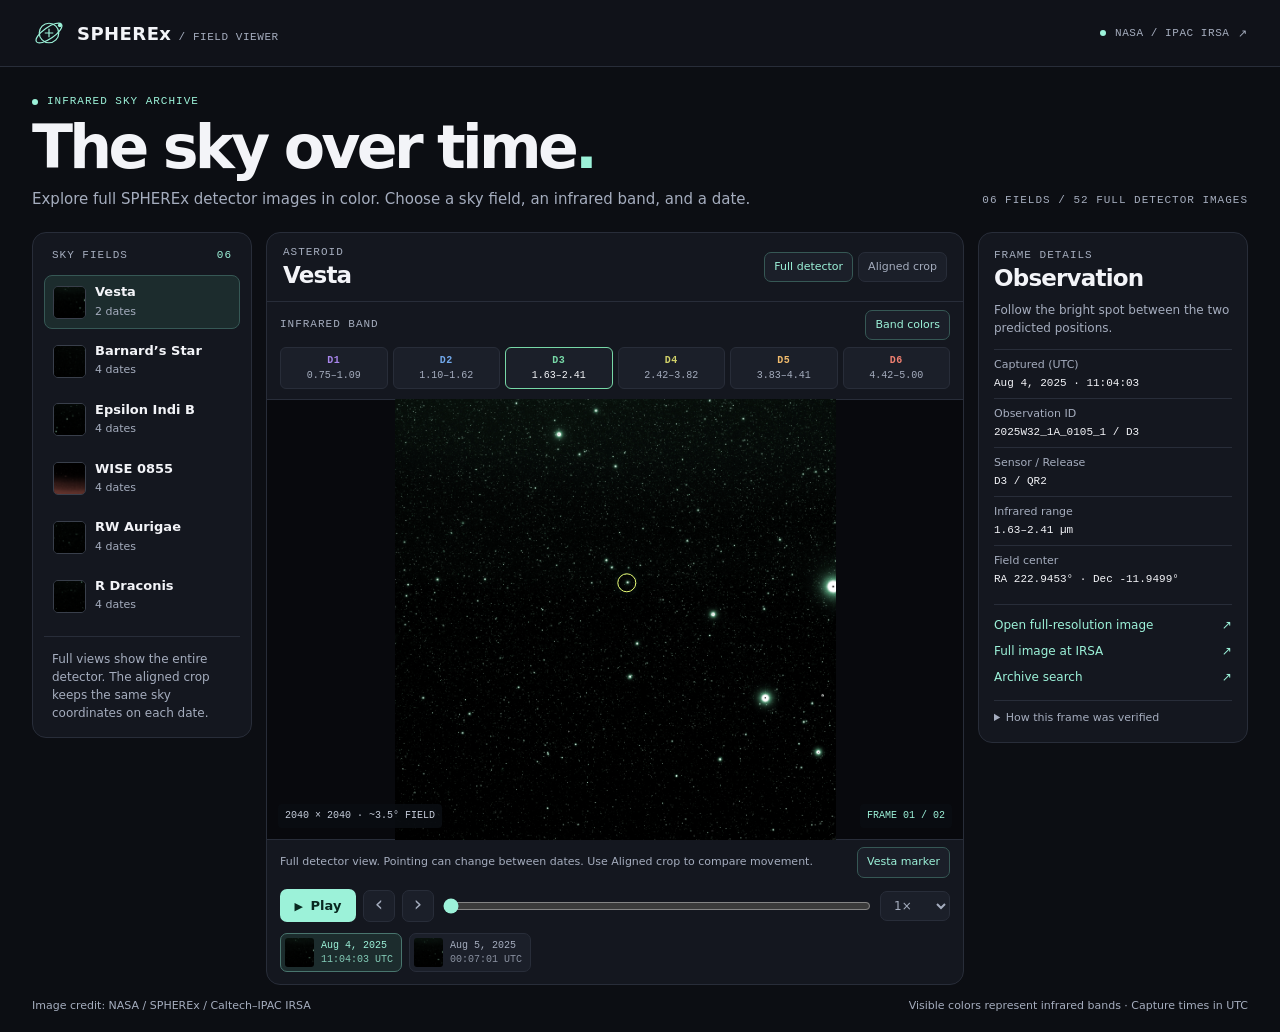
<file: outputs/spherex-viewer/index.html>
<!doctype html>
<html lang="en">
<head>
  <meta charset="utf-8">
  <meta name="viewport" content="width=device-width, initial-scale=1">
  <meta name="description" content="Browse real NASA SPHEREx observations in a local sky image viewer.">
  <title>SPHEREx Field Viewer</title>
  <link rel="stylesheet" href="viewer.css?v=2">
  <script src="data/collection.js" defer></script>
  <script src="data/detectors.js" defer></script>
  <script src="viewer.js?v=2" defer></script>
</head>
<body>
  <header class="masthead">
    <div class="mast-inner">
      <div class="brand">
        <svg viewBox="0 0 40 40" width="34" height="34" fill="none" aria-hidden="true">
          <circle cx="20" cy="20" r="11.5" stroke="currentColor" stroke-width="1.4"/>
          <ellipse cx="20" cy="20" rx="18" ry="6.6" transform="rotate(-35 20 20)" stroke="currentColor" stroke-width="1.4"/>
          <circle cx="32.8" cy="10.9" r="2.3" fill="currentColor"/>
          <path d="M20 15v10m-5-5h10" stroke="currentColor" stroke-width="1.4"/>
        </svg>
        <div><strong>SPHEREx</strong><span> / FIELD VIEWER</span></div>
      </div>
      <a class="source-tag" href="https://irsa.ipac.caltech.edu/Missions/spherex.html" target="_blank" rel="noreferrer">
        <span class="status-dot"></span> NASA / IPAC IRSA <span aria-hidden="true">↗</span>
      </a>
    </div>
  </header>
  <main class="shell">
    <section class="intro" aria-labelledby="page-title">
      <div class="eyebrow"><span></span> INFRARED SKY ARCHIVE</div>
      <h1 id="page-title">The sky over time<span>.</span></h1>
      <p>Explore full SPHEREx detector images in color. Choose a sky field, an infrared band, and a date.</p>
      <p class="inventory" id="inventory"></p>
    </section>
    <p id="load-error" class="load-error" hidden>The image library couldn’t be loaded. Keep the <code>data</code> folder beside this page and reopen it.</p>
    <noscript><p class="load-error">Turn on JavaScript in your browser to use the image viewer.</p></noscript>
    <div class="workspace" id="workspace" hidden>
      <nav class="library panel" aria-label="Sky fields">
        <div class="section-label">SKY FIELDS <span id="field-count"></span></div>
        <div class="fields" id="fields"></div>
        <div class="library-footer">Full views show the entire detector. The aligned crop keeps the same sky coordinates on each date.</div>
      </nav>

      <section class="viewer panel" aria-labelledby="field-name">
        <div class="viewer-heading">
          <div><div class="section-label" id="field-category"></div><h2 id="field-name"></h2></div>
          <div class="view-toggles">
            <button type="button" class="minor" id="full-view" aria-pressed="true">Full detector</button>
            <button type="button" class="minor" id="aligned-view" aria-pressed="false">Aligned crop</button>
          </div>
        </div>
        <div class="band-toolbar" id="band-toolbar">
          <div class="band-header">
            <span class="section-label">INFRARED BAND</span>
            <button type="button" class="minor" id="color-toggle" aria-pressed="true">Band colors</button>
          </div>
          <div class="bands" id="bands" aria-label="Choose a detector"></div>
        </div>
        <div class="sky">
          <div class="sky-frame">
            <img id="sky-image" alt="">
            <div id="marker" class="marker" aria-hidden="true" hidden></div>
          </div>
          <div class="sky-label sky-north" id="sky-north" aria-hidden="true" hidden>↑ N<br>← E</div>
          <div class="sky-label sky-scale" id="sky-width"></div>
          <div class="sky-label sky-id" id="sky-frame-number"></div>
        </div>
        <div class="view-note">
          <p id="view-note"></p>
          <button type="button" class="minor" id="marker-toggle" aria-pressed="true">Vesta marker</button>
        </div>
        <div class="transport">
          <button type="button" id="play" class="play" aria-pressed="false"><span aria-hidden="true">▶</span> Play</button>
          <button type="button" id="prev" class="square" aria-label="Previous frame" title="Previous frame">‹</button>
          <button type="button" id="next" class="square" aria-label="Next frame" title="Next frame">›</button>
          <input type="range" id="timeline" aria-label="Frame number" min="0" step="1" value="0">
          <select id="speed" aria-label="Playback speed" title="Playback speed">
            <option value="1600">0.5×</option><option value="800" selected>1×</option><option value="400">2×</option>
          </select>
        </div>
        <div class="filmstrip" id="filmstrip" aria-label="Select an observation"></div>
      </section>

      <aside class="details panel" aria-labelledby="details-title">
        <div class="section-label">FRAME DETAILS</div>
        <h2 id="details-title">Observation</h2>
        <p class="description" id="field-description"></p>
        <dl>
          <div><dt>Captured (UTC)</dt><dd id="observation-time"></dd></div>
          <div><dt>Observation ID</dt><dd id="observation-id"></dd></div>
          <div><dt>Sensor / Release</dt><dd id="observation-sensor"></dd></div>
          <div><dt id="wavelength-label">Infrared band</dt><dd id="observation-wavelength"></dd></div>
          <div><dt>Field center</dt><dd id="observation-coordinates"></dd></div>
          <div id="flags-row"><dt>Quality flags at reference point</dt><dd id="observation-flags"></dd></div>
        </dl>
        <div class="details-links">
          <a id="fits-download" download>Download FITS crop <span aria-hidden="true">↓</span></a>
          <a id="display-image" target="_blank" rel="noreferrer"><span id="display-image-label">Open display image</span> <span aria-hidden="true">↗</span></a>
          <a id="archive-file" target="_blank" rel="noreferrer">Full image at IRSA <span aria-hidden="true">↗</span></a>
          <a id="archive-search" target="_blank" rel="noreferrer">Archive search <span aria-hidden="true">↗</span></a>
        </div>
        <details>
          <summary>How this frame was verified</summary>
          <p id="verification-note"></p>
          <p class="hash" id="observation-hash"></p>
        </details>
      </aside>
    </div>
    <footer>
      <span>Image credit: NASA / SPHEREx / Caltech–IPAC IRSA</span>
      <span>Visible colors represent infrared bands · Capture times in UTC</span>
    </footer>
  </main>
</body>
</html>
</file>
<file: outputs/spherex-viewer/viewer.css>
:root {
  color-scheme: dark;
  --bg: #0c0e13;
  --panel: #14171f;
  --line: #282d39;
  --text: #f3f4f8;
  --muted: #a5adbe;
  --accent: #9cf2d9;
  --mono: "Cascadia Code", Consolas, monospace;
  font: 15px/1.5 "Segoe UI", system-ui, sans-serif;
}
* { box-sizing: border-box; }
[hidden] { display: none !important; }
body { margin: 0; color: var(--text); background: var(--bg); }
button, select, input { font: inherit; }
button, select, a, input[type="range"] { touch-action: manipulation; }
button, select { cursor: pointer; }
a { color: inherit; }
:focus-visible { outline: 2px solid var(--accent); outline-offset: 3px; }
.masthead { border-bottom: 1px solid var(--line); background: #101219; }
.mast-inner, .shell { width: min(1440px, 100% - 64px); margin-inline: auto; }
.mast-inner { min-height: 66px; display: flex; align-items: center; justify-content: space-between; gap: 12px; }
.brand { display: flex; gap: 11px; align-items: center; white-space: nowrap; }
.brand svg { color: var(--accent); flex-shrink: 0; }
.brand strong { font-size: 18px; letter-spacing: .025em; }
.brand span, .source-tag { font: 11px var(--mono); letter-spacing: .05em; color: var(--muted); }
.source-tag { display: flex; align-items: center; gap: 9px; text-decoration: none; white-space: nowrap; }
.source-tag:hover { color: var(--accent); }
.status-dot, .eyebrow span { width: 6px; height: 6px; background: var(--accent); border-radius: 50%; display: inline-block; }
.intro { position: relative; padding: 27px 0 22px; }
.eyebrow, .section-label, .inventory { color: var(--muted); font: 11px/1.4 var(--mono); letter-spacing: .09em; }
.eyebrow { color: var(--accent); display: flex; align-items: center; gap: 9px; }
h1 { margin: 7px 0 5px; font-size: clamp(35px, 4.7vw, 65px); font-weight: 630; letter-spacing: -.062em; line-height: 1.05; }
h1 span { color: var(--accent); }
.intro p { margin: 8px 0 0; color: var(--muted); }
.intro .inventory { position: absolute; right: 0; bottom: 24px; }
.workspace { display: grid; grid-template-columns: minmax(180px, 220px) minmax(0, 1fr) minmax(225px, 270px); gap: 14px; align-items: start; }
.panel { background: var(--panel); border: 1px solid var(--line); border-radius: 14px; overflow: hidden; }
.library { padding: 15px 11px 0; }
.library > .section-label { display: flex; justify-content: space-between; margin: 0 8px 12px; }
#field-count { color: var(--accent); }
.fields { display: grid; gap: 5px; }
.field {
  display: grid; grid-template-columns: 33px minmax(0, 1fr); text-align: left; gap: 9px; align-items: center;
  padding: 8px; border-radius: 8px; border: 1px solid transparent; background: transparent; color: var(--text);
}
.field:hover { background: #1e232f; }
.field[aria-current="true"] { background: #1c2c2d; border-color: #365855; }
.field img { width: 33px; height: 33px; border: 1px solid #393f4b; border-radius: 5px; background: #080a0d; }
.field strong, .field small { display: block; }
.field strong { font-weight: 600; font-size: 13px; line-height: 1.25; }
.field small { color: var(--muted); font-size: 11px; margin-top: 3px; }
.library-footer { padding: 13px 8px 15px; margin-top: 13px; border-top: 1px solid var(--line); color: var(--muted); font-size: 12px; }
.viewer-heading { display: flex; align-items: center; justify-content: space-between; gap: 8px; padding: 12px 16px; }
.viewer h2, .details h2 { margin: 2px 0 0; font-size: 23px; letter-spacing: -.035em; line-height: 1.15; }
.view-toggles { display: flex; flex-wrap: wrap; justify-content: flex-end; gap: 5px; }
.view-toggles .minor, .band-toolbar .minor, .view-note .minor { font-size: 11px; white-space: nowrap; }
.band-toolbar { border-top: 1px solid var(--line); padding: 8px 13px 10px; }
.band-header { display: flex; align-items: center; justify-content: space-between; gap: 6px; margin-bottom: 7px; }
.bands { display: grid; grid-template-columns: repeat(6, minmax(0, 1fr)); gap: 5px; }
.band {
  background: #1b1f29; color: var(--muted); border: 1px solid var(--line); border-radius: 6px;
  padding: 5px 3px; font: 10px/1.5 var(--mono); display: grid; justify-items: center;
}
.band span { white-space: nowrap; }
.band strong { color: var(--band); letter-spacing: .06em; }
.band:hover:not(:disabled), .band[aria-pressed="true"] { border-color: var(--band); color: var(--text); }
.band:disabled { opacity: .36; cursor: default; }
.sky {
  position: relative; display: grid; place-items: center; height: clamp(290px, 49vh, 580px);
  background: #08090d; border-block: 1px solid var(--line);
}
.sky-frame { width: min(100%, clamp(290px, 49vh, 580px)); aspect-ratio: 1; position: relative; overflow: hidden; }
.sky-frame img { width: 100%; height: 100%; display: block; image-rendering: pixelated; }
.sky-frame img.full-detector { image-rendering: auto; }
.sky-frame img.grayscale { filter: grayscale(1); }
.marker { position: absolute; width: 8.4%; aspect-ratio: 1; border: 1.5px solid var(--accent); border-radius: 50%; transform: translate(-50%, -50%); box-shadow: 0 0 8px #0c1d1bd9; pointer-events: none; }
.marker.full-marker { width: max(17px, 4.4%); border-color: #e9ff77; }
.sky-label { position: absolute; padding: 5px 7px; border-radius: 4px; background: #0a0d12db; color: #c5ccda; font: 10px/1.45 var(--mono); pointer-events: none; }
.sky-north { top: 11px; left: 11px; }
.sky-scale { bottom: 11px; left: 11px; }
.sky-id { bottom: 11px; right: 11px; color: var(--accent); }
.view-note { display: flex; align-items: center; justify-content: space-between; gap: 8px; padding: 7px 13px 0; }
.view-note p { color: var(--muted); margin: 0; font-size: 11px; }
.minor, .square, select {
  color: var(--muted); background: #1b1f29; border: 1px solid var(--line); border-radius: 7px; padding: 6px 9px;
}
.minor[aria-pressed="true"] { color: var(--accent); border-color: #365855; }
.minor:disabled { opacity: .48; cursor: default; }
.square:hover, select:hover, .minor:not(:disabled):hover { border-color: var(--accent); color: var(--text); }
.transport { display: flex; align-items: center; gap: 7px; padding: 11px 13px; }
.play { border: 0; border-radius: 7px; padding: 7px 10px; min-width: 76px; color: #092820; background: var(--accent); font-size: 13px; font-weight: 650; }
.play:hover { background: #c1ffed; }
.play span { margin-right: 3px; font-size: 11px; }
.square { width: 32px; height: 32px; font-size: 21px; line-height: 1; padding: 0 0 3px; }
select { font-size: 12px; }
input[type="range"] { flex: 1; min-width: 38px; accent-color: var(--accent); cursor: pointer; }
.filmstrip { display: flex; flex-wrap: wrap; gap: 7px; padding: 0 13px 12px; }
.thumb { display: flex; align-items: center; gap: 7px; padding: 4px 8px 4px 4px; text-align: left; font: 10px/1.4 var(--mono); color: var(--muted); background: #1b1f29; border: 1px solid var(--line); border-radius: 7px; }
.thumb:hover { border-color: var(--muted); }
.thumb[aria-current="true"] { color: var(--accent); background: #1c2c2d; border-color: #49756e; }
.thumb img { width: 29px; height: 29px; border-radius: 3px; background: #080a0d; }
.thumb small { display: block; font: inherit; opacity: .8; }
.details { padding: 15px; }
.description { color: var(--muted); font-size: 12px; line-height: 1.55; margin: 9px 0 11px; }
dl { margin: 0 0 10px; }
dl div { border-top: 1px solid var(--line); padding: 7px 0; }
dt { color: var(--muted); font-size: 11px; }
dd { margin: 1px 0 0; color: var(--text); font: 11px/1.5 var(--mono); overflow-wrap: anywhere; }
.details-links { border-top: 1px solid var(--line); padding-top: 7px; }
.details-links a { display: flex; align-items: center; justify-content: space-between; padding: 4px 0; color: var(--accent); font-size: 12px; text-decoration: none; }
.details-links a:hover { text-decoration: underline; }
details { margin-top: 10px; padding-top: 9px; border-top: 1px solid var(--line); font-size: 11px; color: var(--muted); }
summary { cursor: pointer; }
.hash { font: 10px/1.45 var(--mono); overflow-wrap: anywhere; }
.load-error { padding: 12px 14px; background: #251c23; border: 1px solid #563848; border-radius: 7px; }
footer { display: flex; justify-content: space-between; flex-wrap: wrap; gap: 5px 20px; padding: 13px 0 17px; color: var(--muted); font-size: 11px; }
@media (max-width: 1070px) {
  .mast-inner, .shell { width: calc(100% - 36px); }
  .workspace { grid-template-columns: 174px minmax(0, 1fr) 208px; gap: 9px; }
  .intro .inventory { position: static; }
}
@media (max-width: 800px) {
  .workspace { grid-template-columns: 172px minmax(0, 1fr); }
  .details { grid-column: 2; }
}
@media (max-width: 570px) {
  .mast-inner, .shell { width: calc(100% - 24px); }
  .mast-inner { min-height: 54px; }
  .brand { gap: 6px; }
  .brand svg { width: 26px; }
  .brand span { display: none; }
  .intro { padding: 20px 0 16px; }
  .workspace { grid-template-columns: minmax(0, 1fr); }
  .details { grid-column: 1; }
  .fields { grid-template-columns: 1fr 1fr; }
  .library { padding-bottom: 10px; }
  .library-footer { display: none; }
  .sky { height: auto; aspect-ratio: 1; }
  .sky-frame { width: 100%; }
}
@media (max-width: 420px) {
  .bands { grid-template-columns: repeat(3, minmax(0, 1fr)); }
}
</file>
